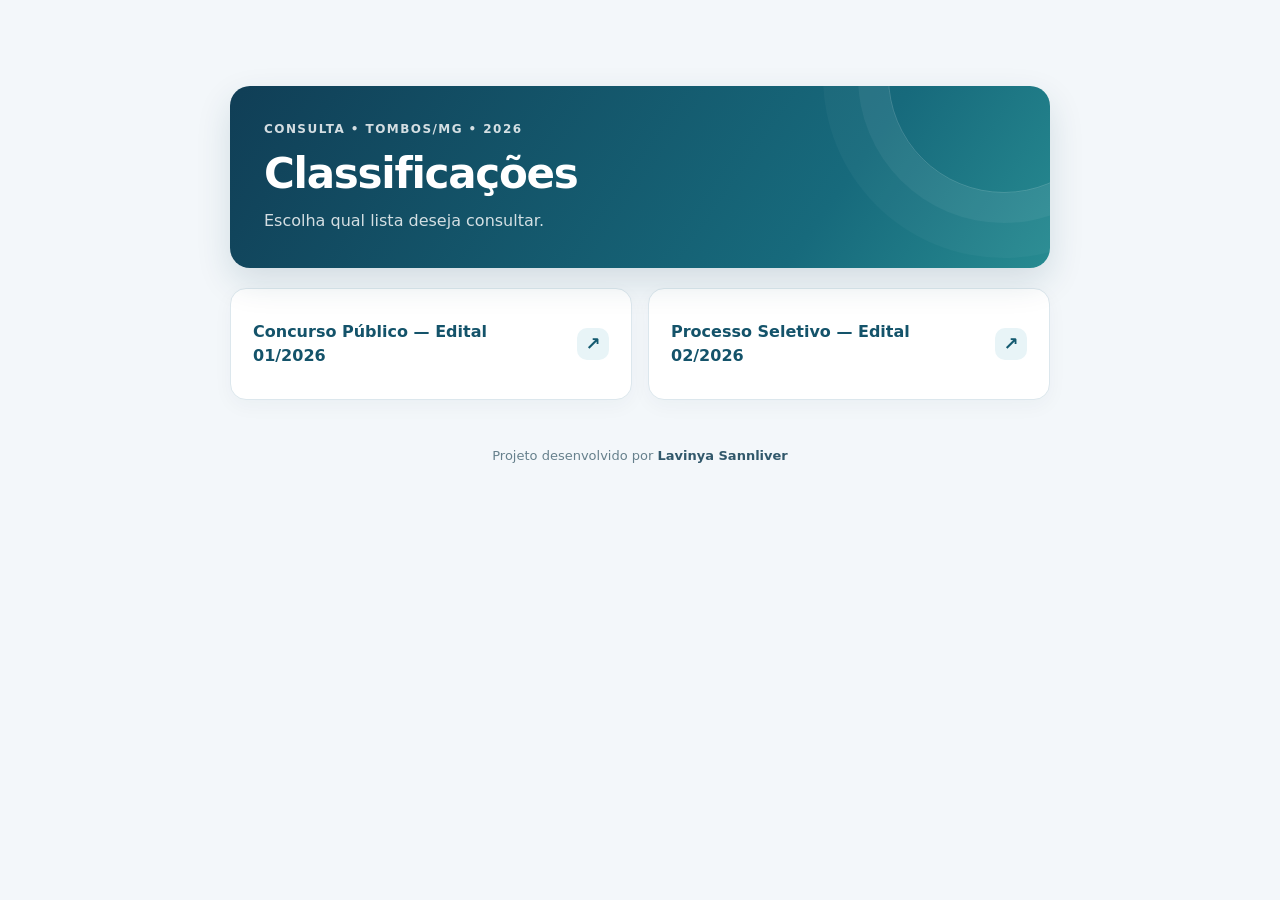
<file: index.html>
<!DOCTYPE html>
<html lang="pt-BR">
<head>
  <meta charset="UTF-8">
  <meta name="viewport" content="width=device-width, initial-scale=1.0">
  <meta name="description" content="Portal de consulta de classificações dos processos de Tombos/MG.">
  <title>Classificações — Tombos/MG</title>
  <style>
    :root { --ink:#183247; --muted:#617889; --line:#dce7ed; --page:#f3f7fa; --brand:#145a70; }
    * { box-sizing: border-box; }
    body { margin:0; min-height:100vh; padding:32px 16px; background:var(--page); color:var(--ink); font-family:Inter,"Segoe UI",system-ui,sans-serif; }
    main { max-width:820px; margin:6vh auto 0; }
    header { position:relative; overflow:hidden; padding:34px; border-radius:20px; color:white; background:linear-gradient(125deg,#103e56 0%,#176a7c 72%,#278b91 100%); box-shadow:0 14px 35px rgb(16 62 86 / 14%); }
    header::after { content:""; position:absolute; width:230px; height:230px; right:-70px; top:-125px; border:1px solid rgb(255 255 255 / 18%); border-radius:50%; box-shadow:0 0 0 30px rgb(255 255 255 / 5%),0 0 0 65px rgb(255 255 255 / 3%); }
    header p { margin:0; color:rgb(255 255 255 / 82%); line-height:1.6; }
    header p:first-child { font-size:12px; font-weight:750; letter-spacing:.12em; }
    h1 { position:relative; z-index:1; margin:10px 0; font-size:clamp(29px,5vw,42px); letter-spacing:-.03em; }
    .links { display:grid; grid-template-columns:repeat(auto-fit,minmax(230px,1fr)); gap:16px; margin-top:20px; }
    .links a { display:flex; min-height:112px; align-items:center; justify-content:space-between; gap:16px; padding:22px; border:1px solid var(--line); border-radius:16px; background:#fff; color:#14536a; text-decoration:none; font-weight:750; line-height:1.5; box-shadow:0 6px 20px rgb(23 53 77 / 4%); transition:transform .18s ease,border-color .18s ease,box-shadow .18s ease; }
    .links a::after { content:"↗"; flex:none; display:grid; width:32px; height:32px; place-items:center; border-radius:10px; background:#e8f4f7; color:#145a70; font-size:18px; }
    .links a:hover,.links a:focus-visible { transform:translateY(-2px); border-color:#8dbbc7; box-shadow:0 10px 26px rgb(23 53 77 / 9%); outline:none; }
    footer { margin:30px auto 0; padding:18px 8px; color:#728895; text-align:center; font-size:12px; }
    footer strong { color:#31586b; }
    @media(max-width:520px) { body { padding:18px 12px; } main { margin-top:3vh; } header { padding:25px 22px; border-radius:16px; } .links { grid-template-columns:1fr; } }
  </style>
</head>
<body>
  <main>
    <header>
      <p>CONSULTA • TOMBOS/MG • 2026</p>
      <h1>Classificações</h1>
      <p>Escolha qual lista deseja consultar.</p>
    </header>
    <nav class="links" aria-label="Listas de classificação">
      <a href="concurso/index.html">Concurso Público — Edital 01/2026</a>
      <a href="processo-seletivo/index.html">Processo Seletivo — Edital 02/2026</a>
    </nav>
  </main>
  <footer style="text-align:center;color:#66808c;font-size:13px;padding:18px;">Projeto desenvolvido por <strong>Lavinya Sannliver</strong></footer>
</body>
</html>
</file>
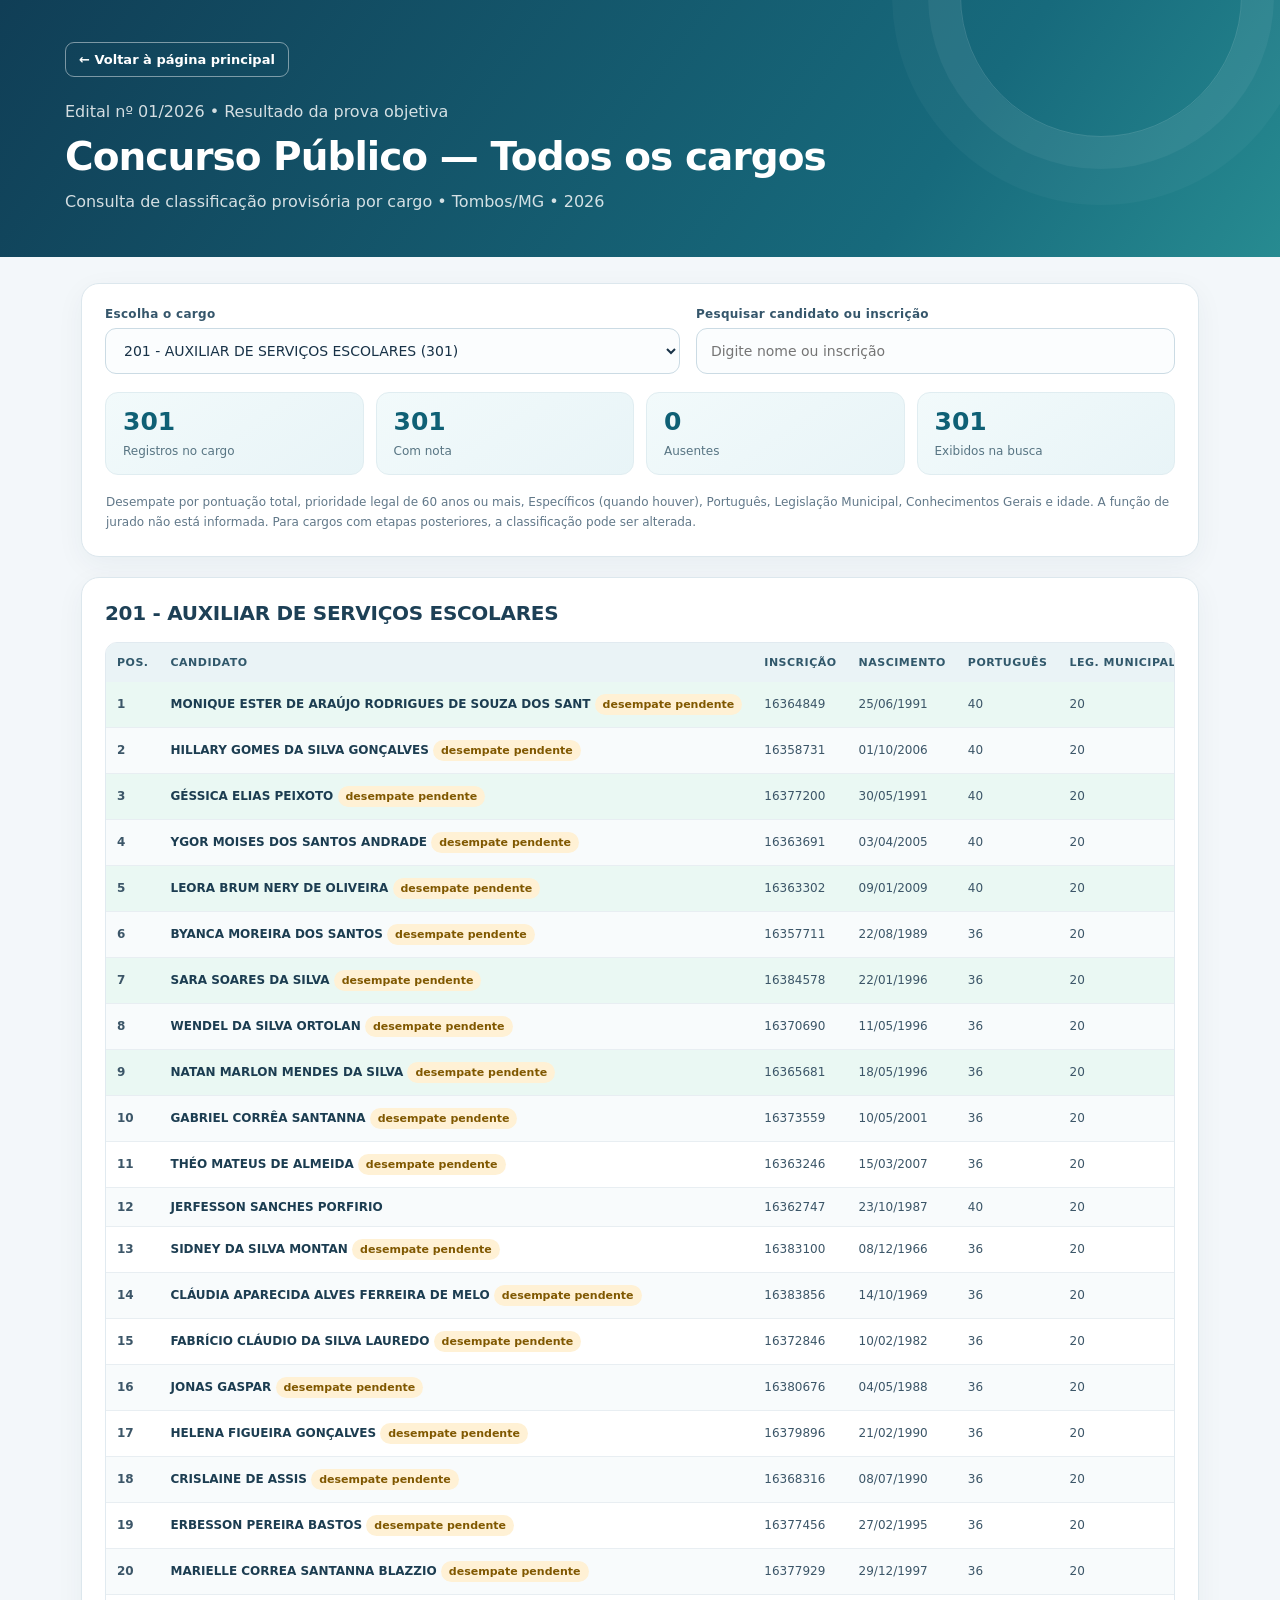
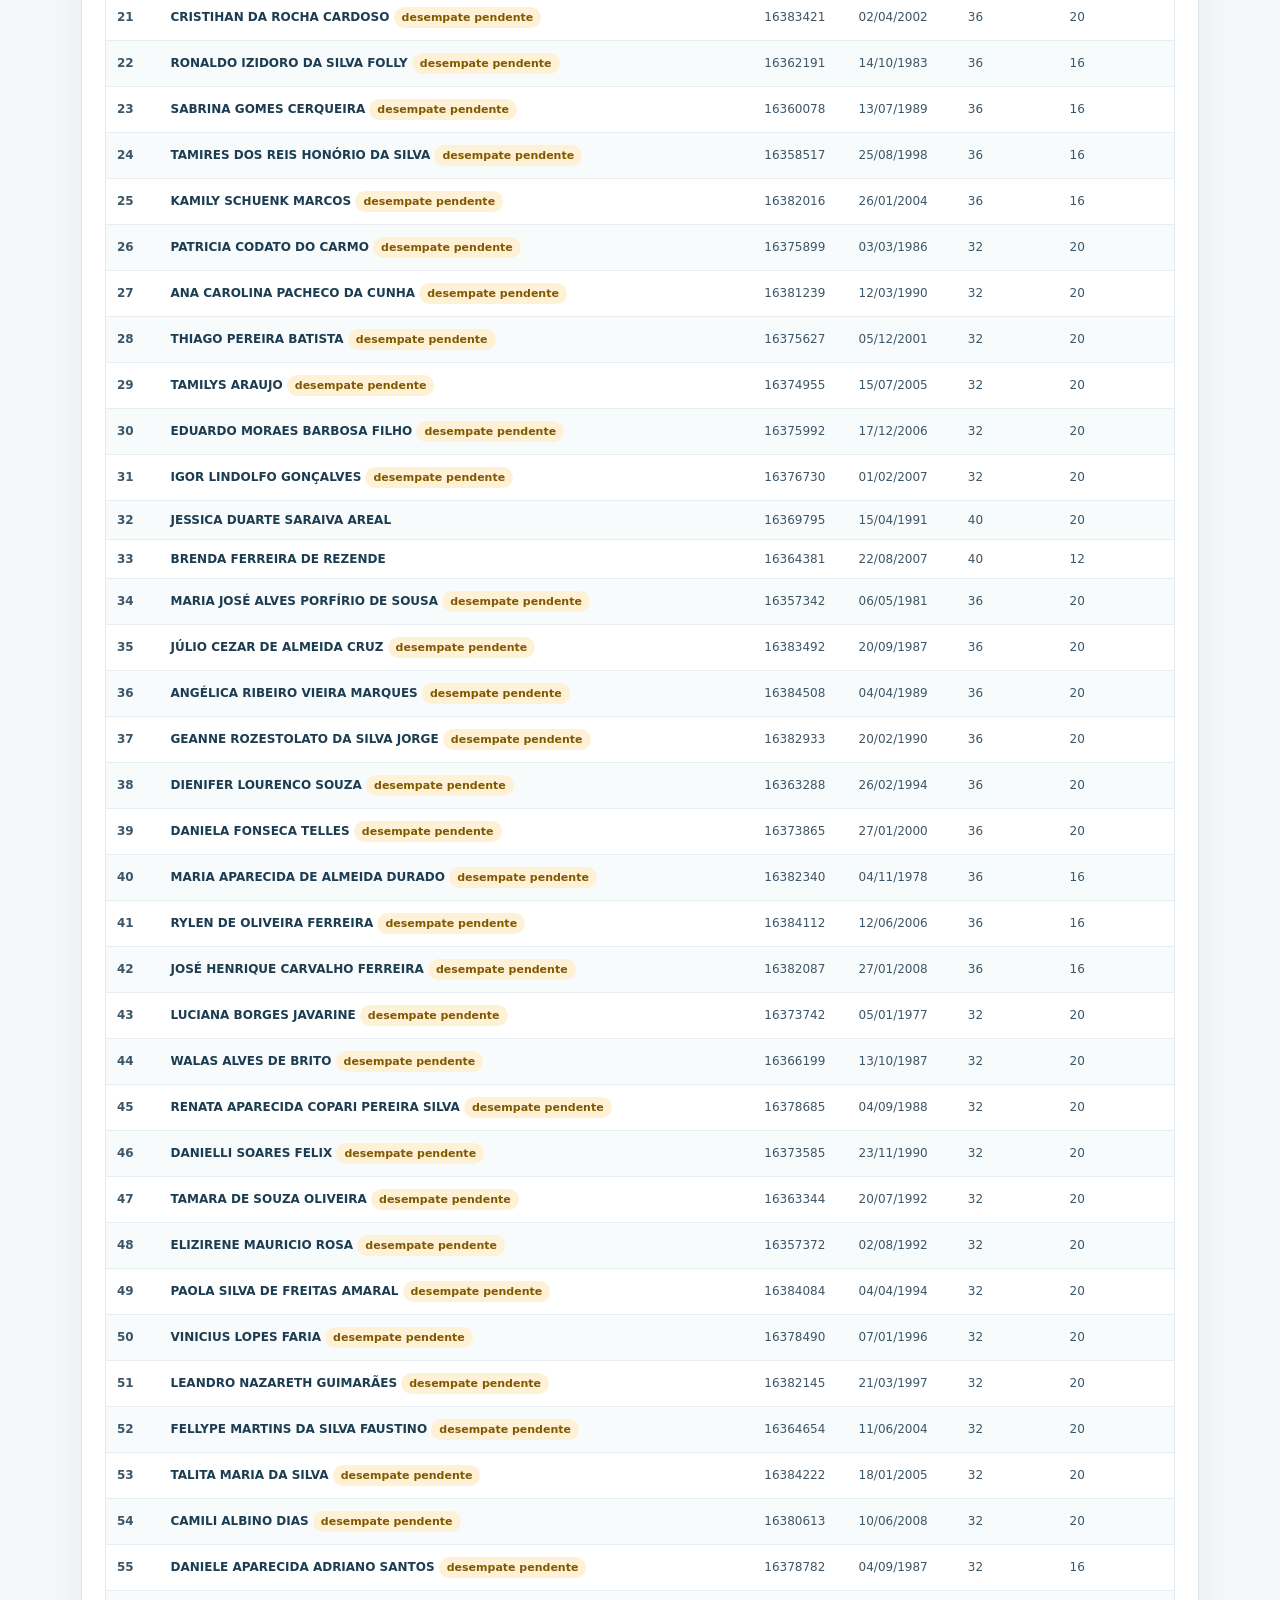
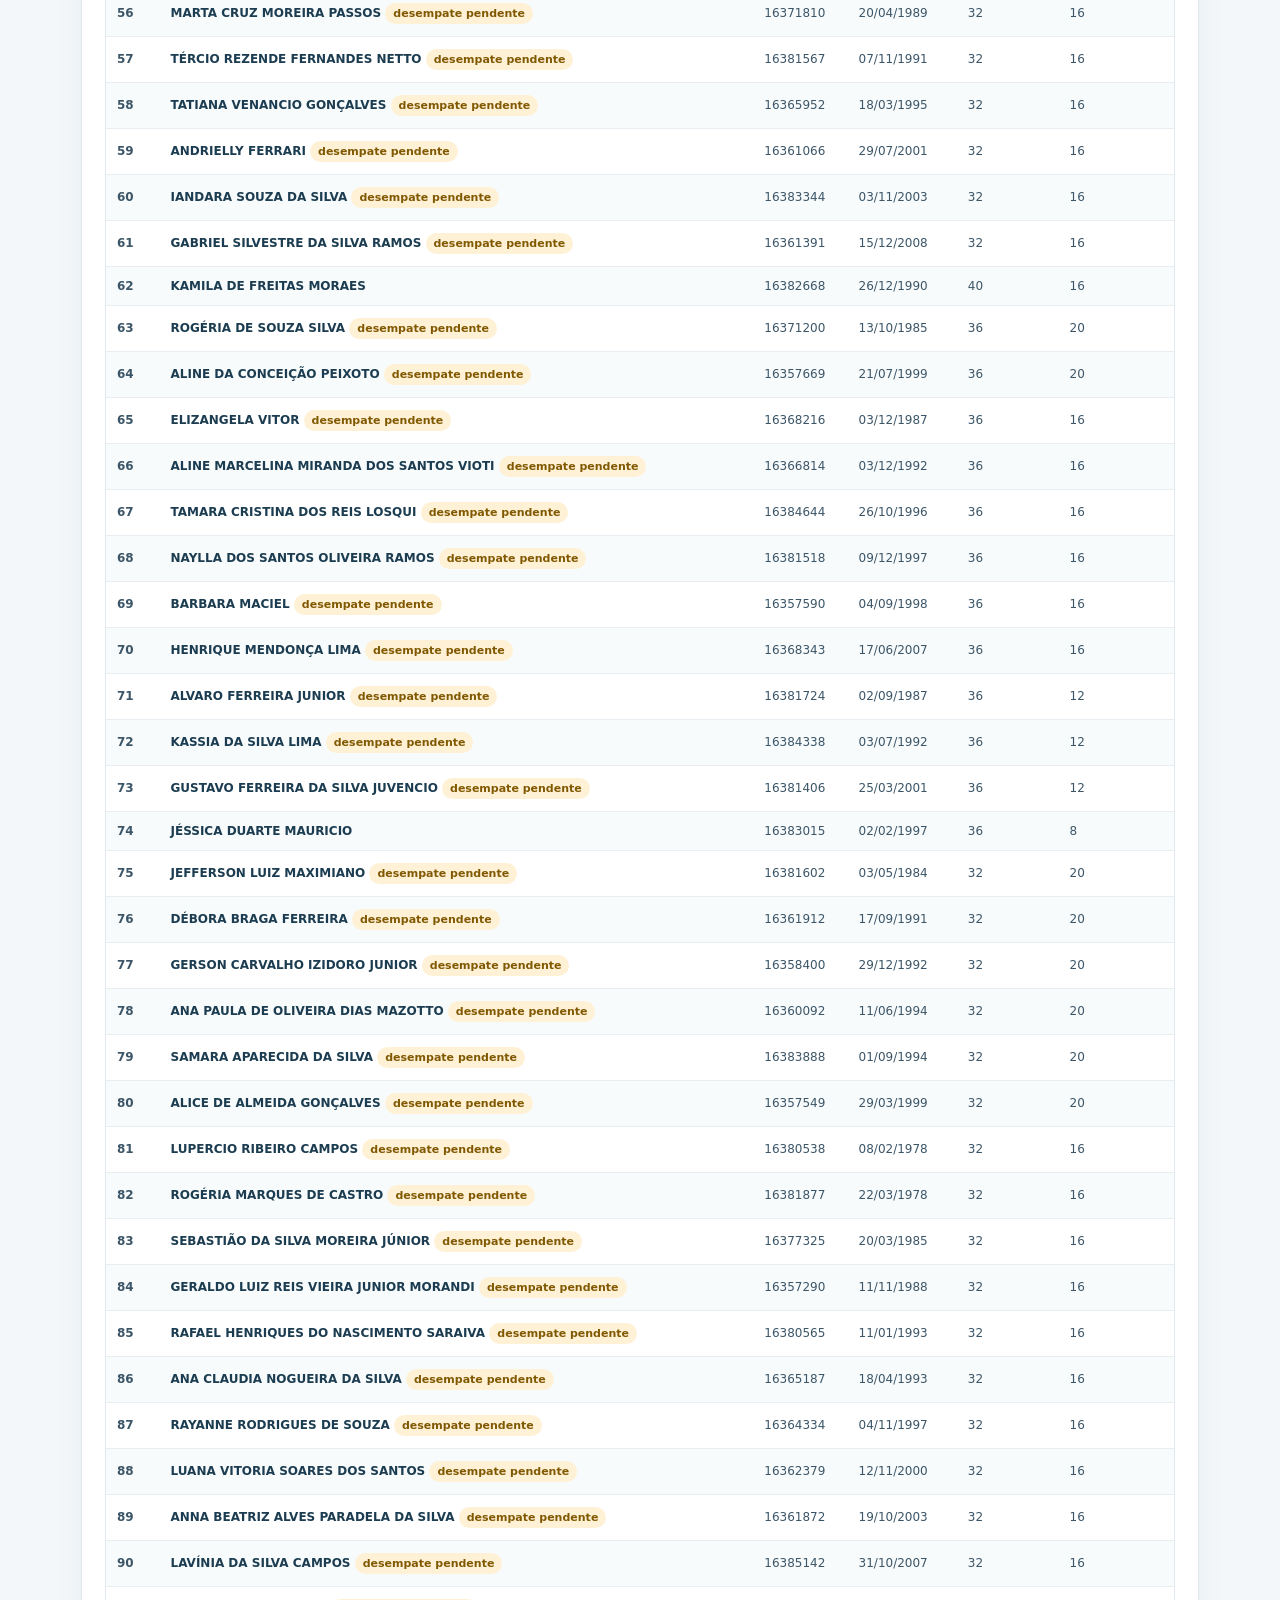
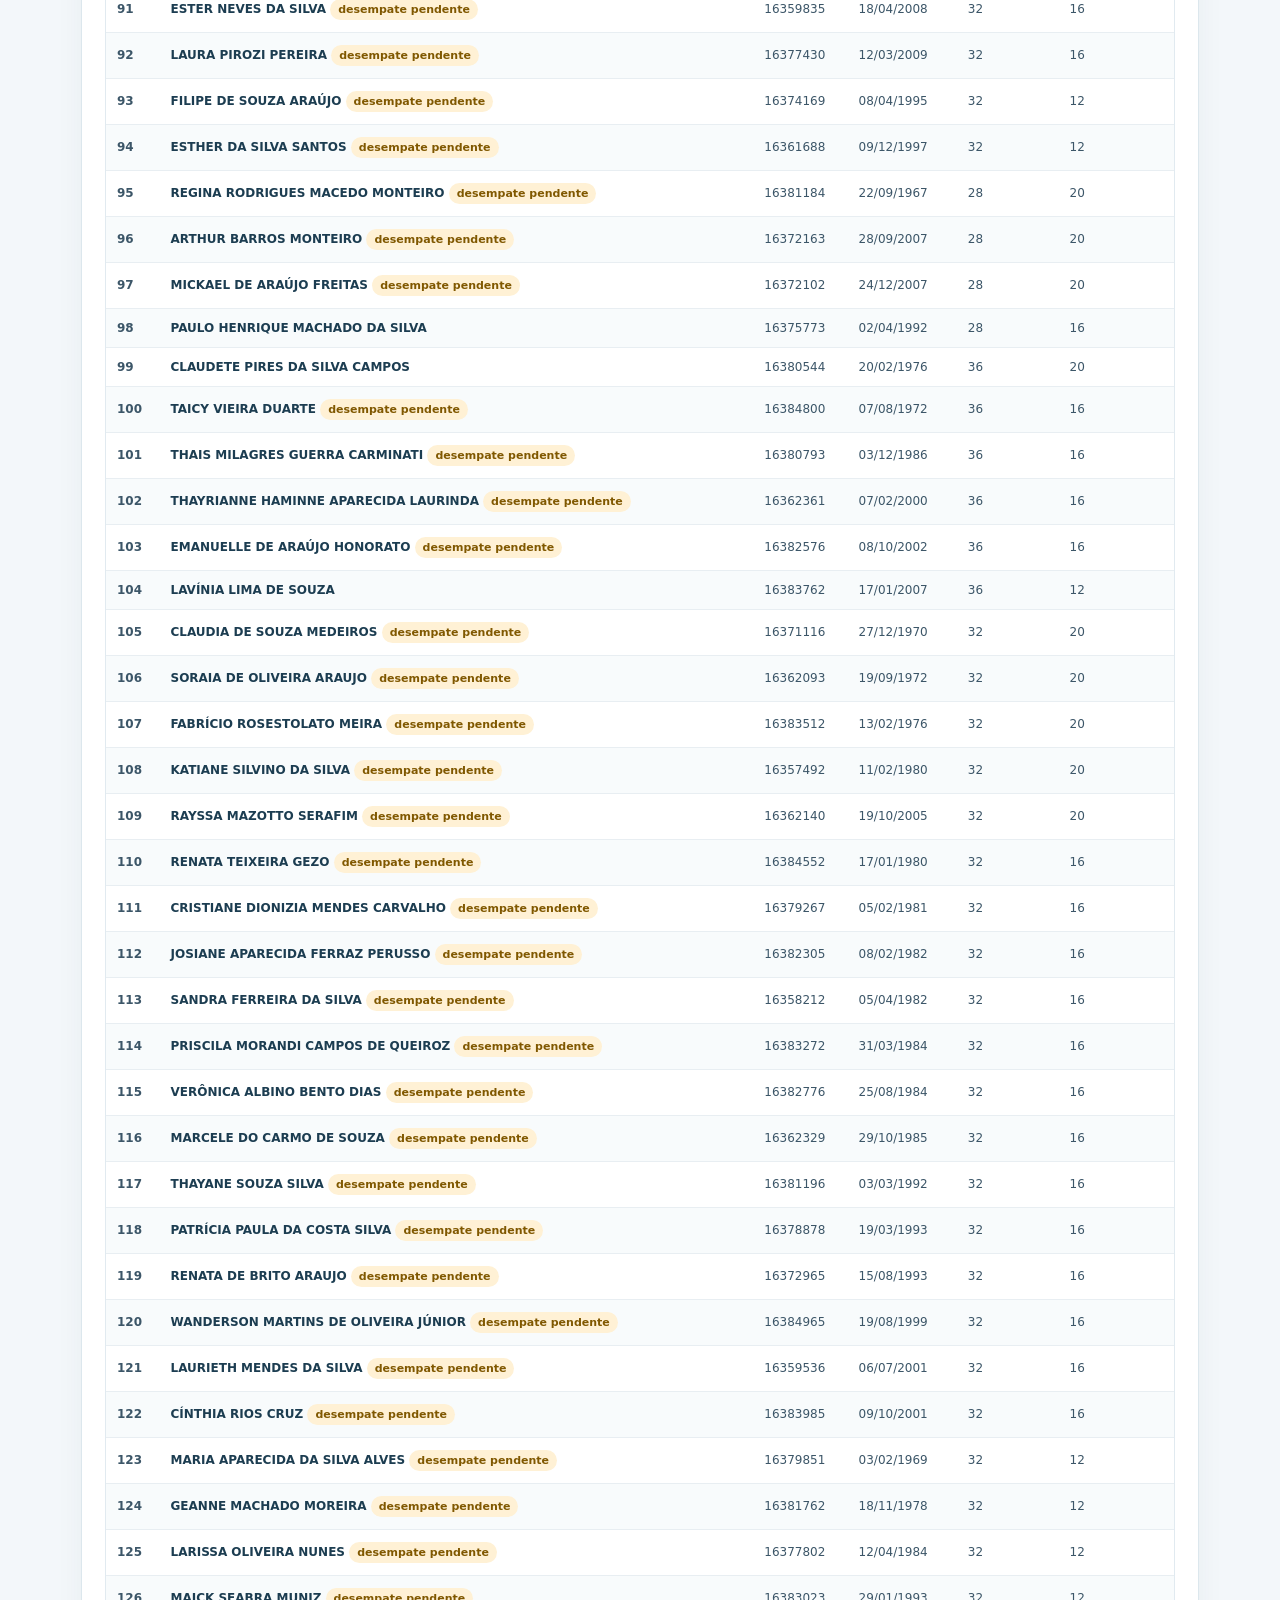
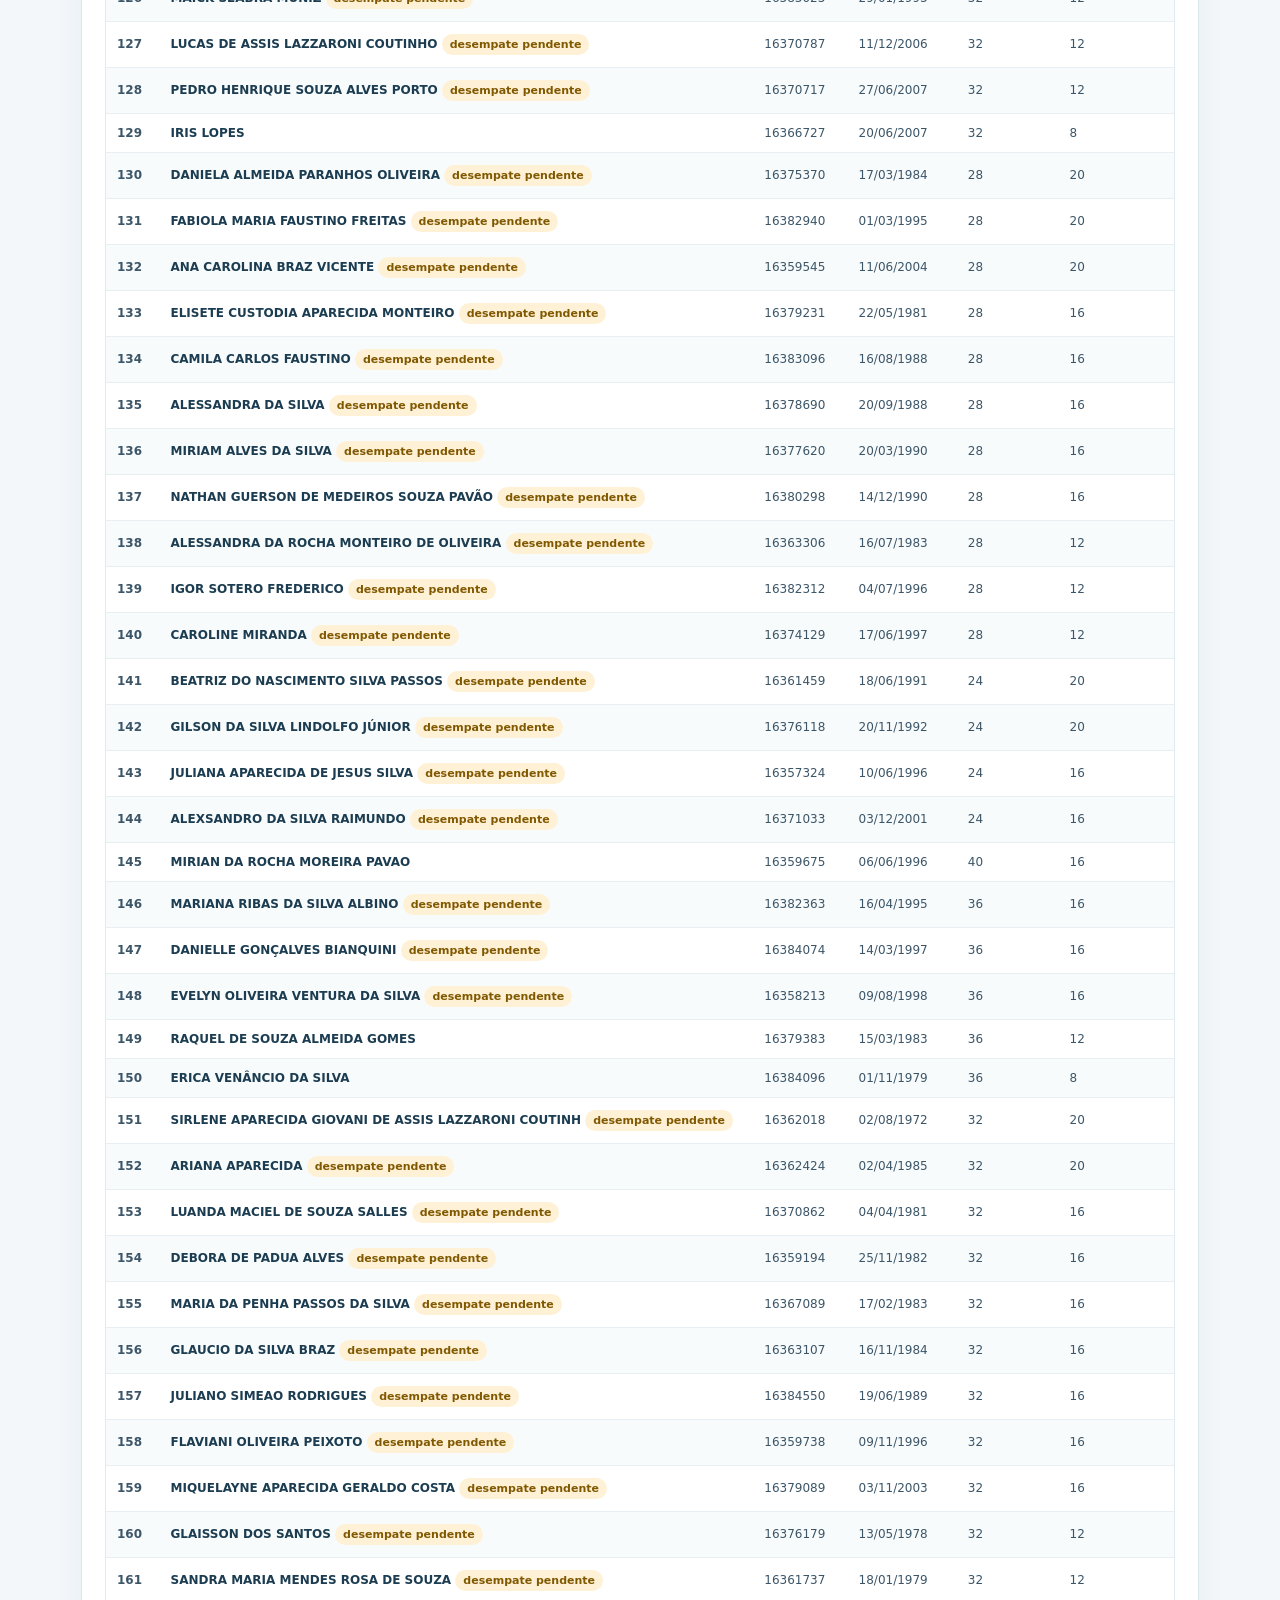
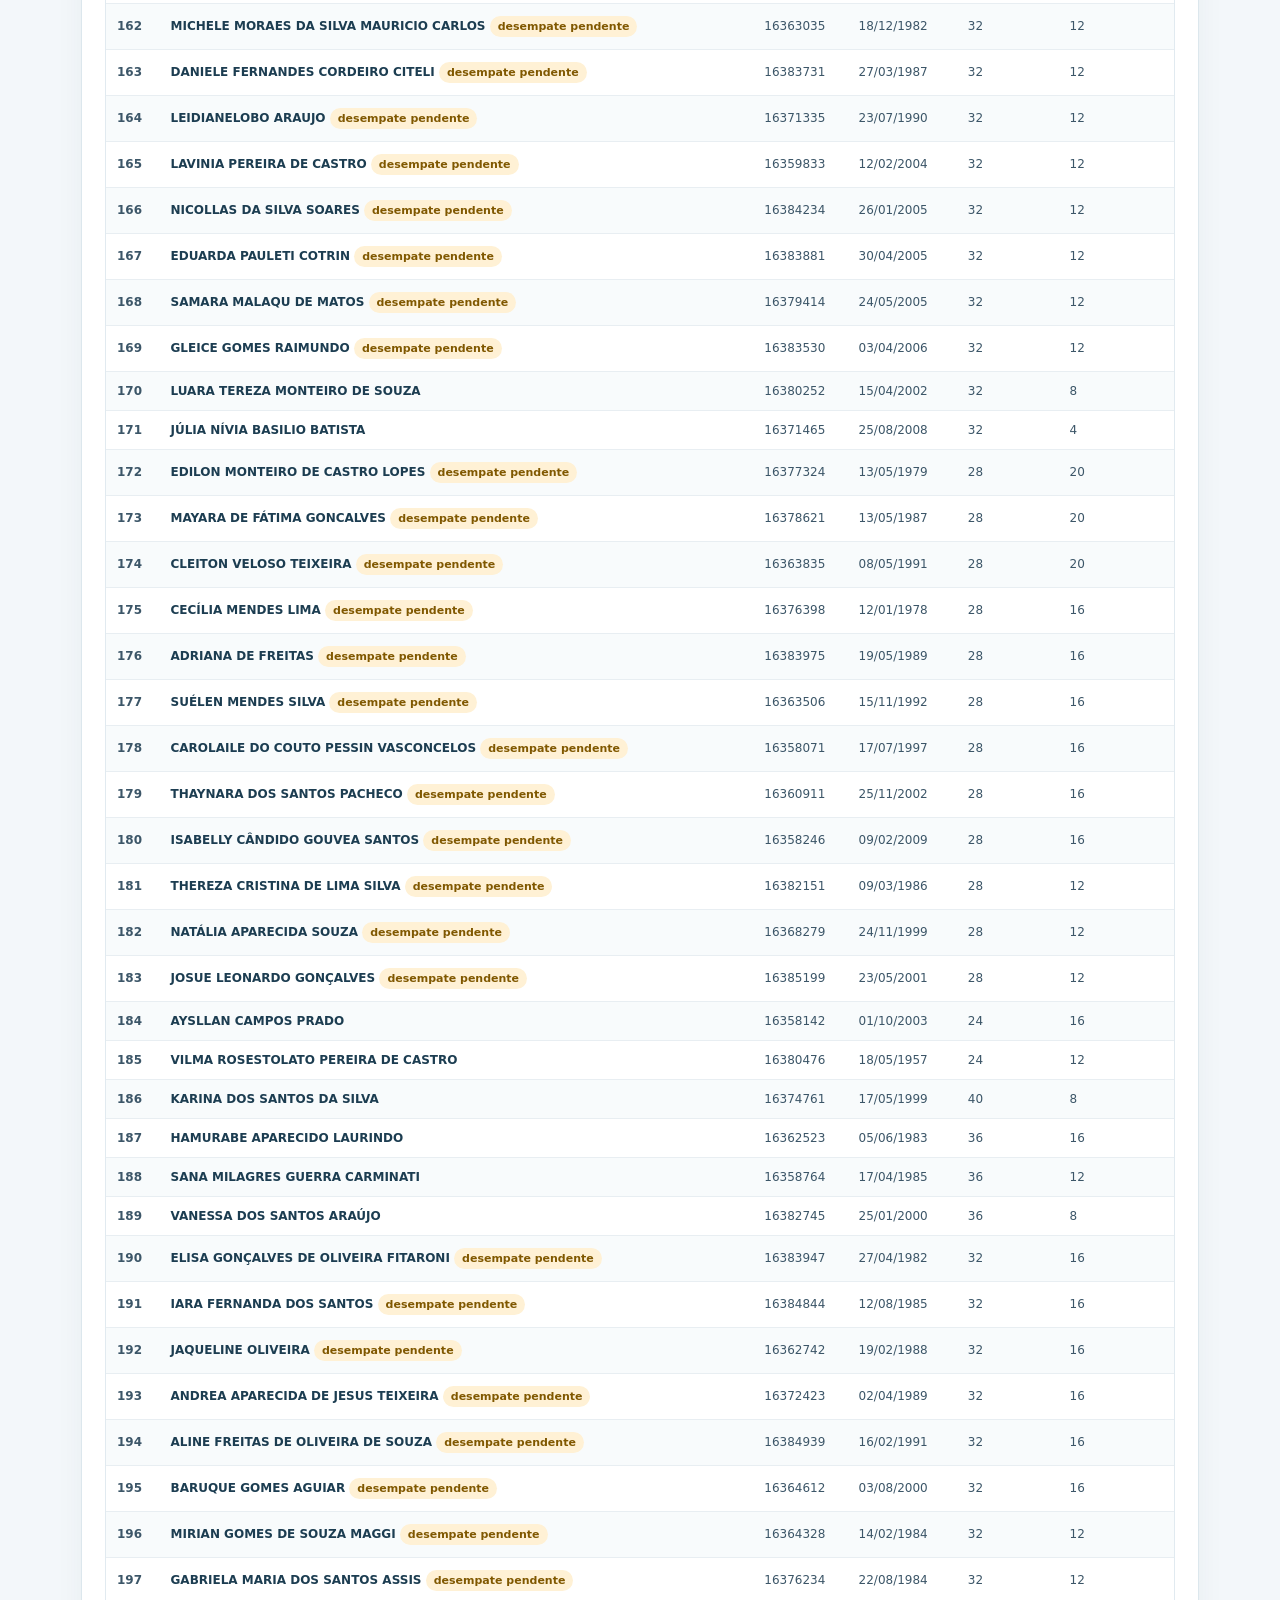
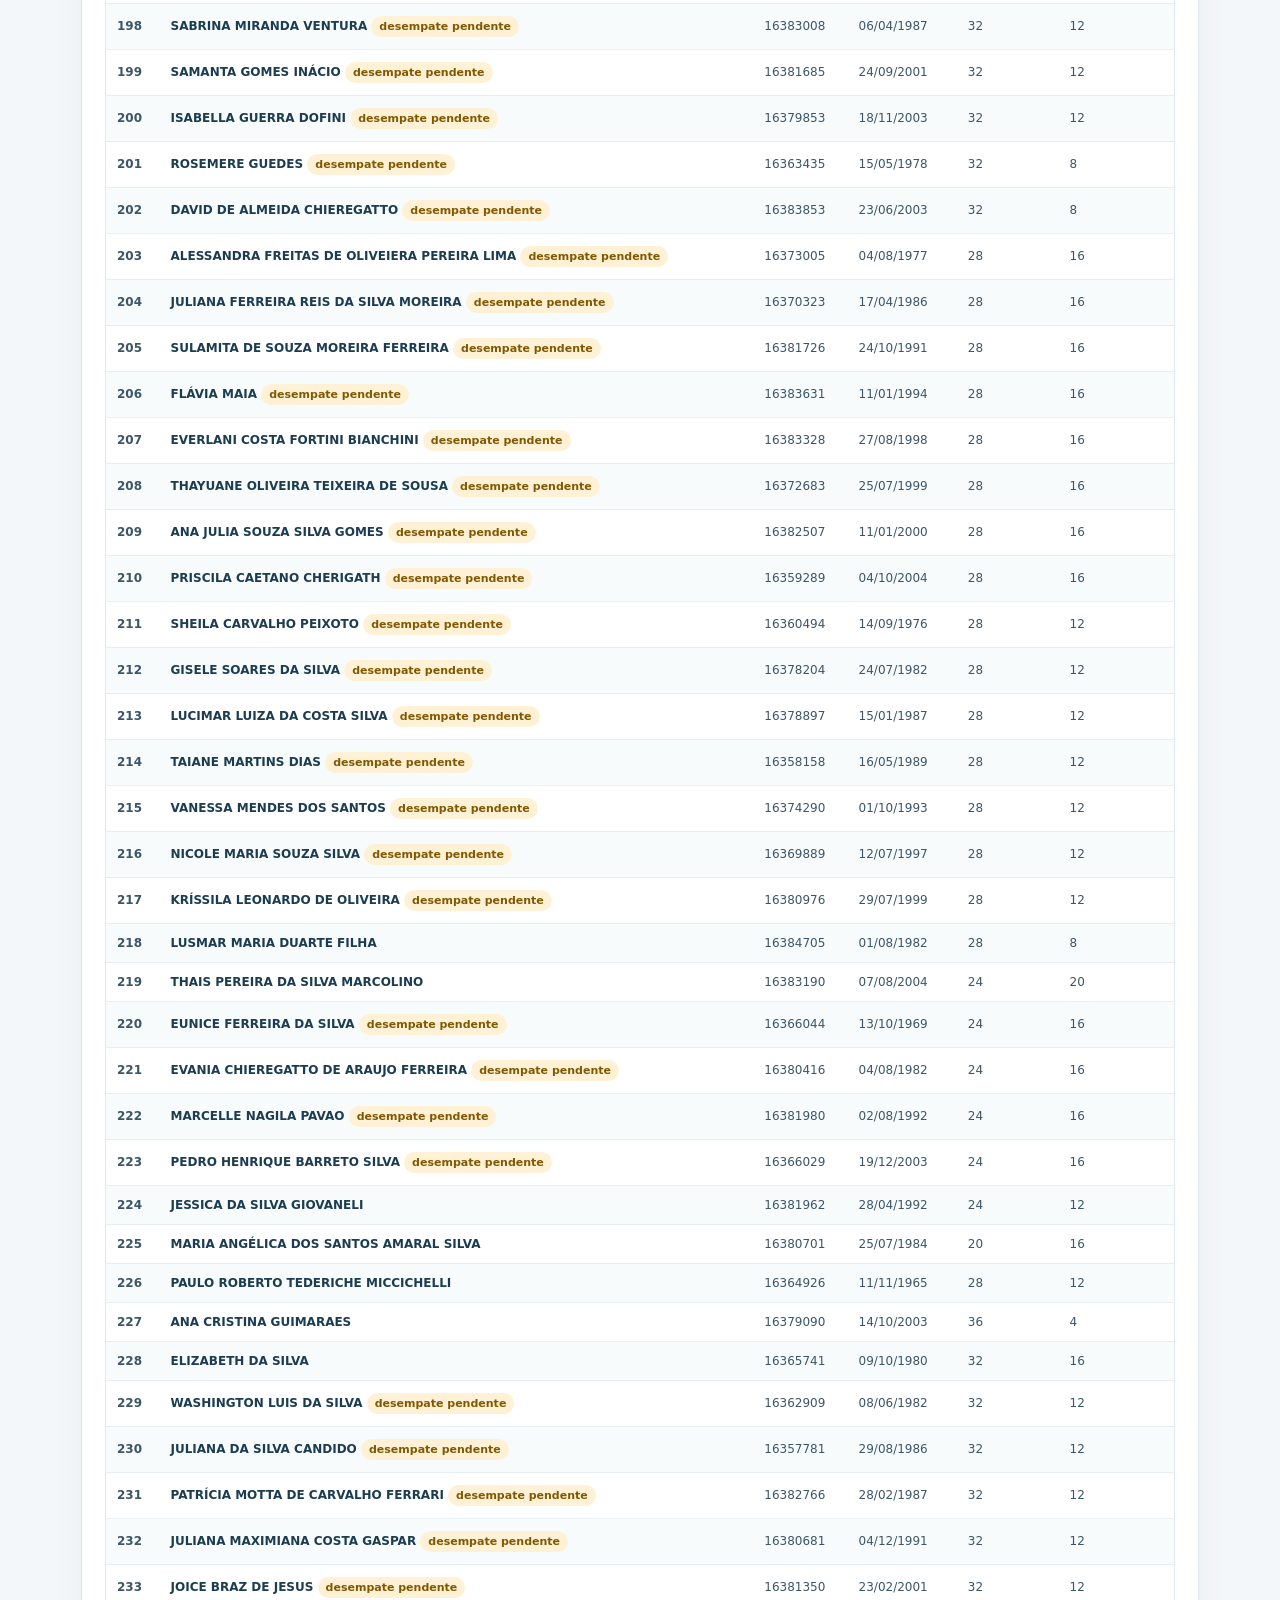
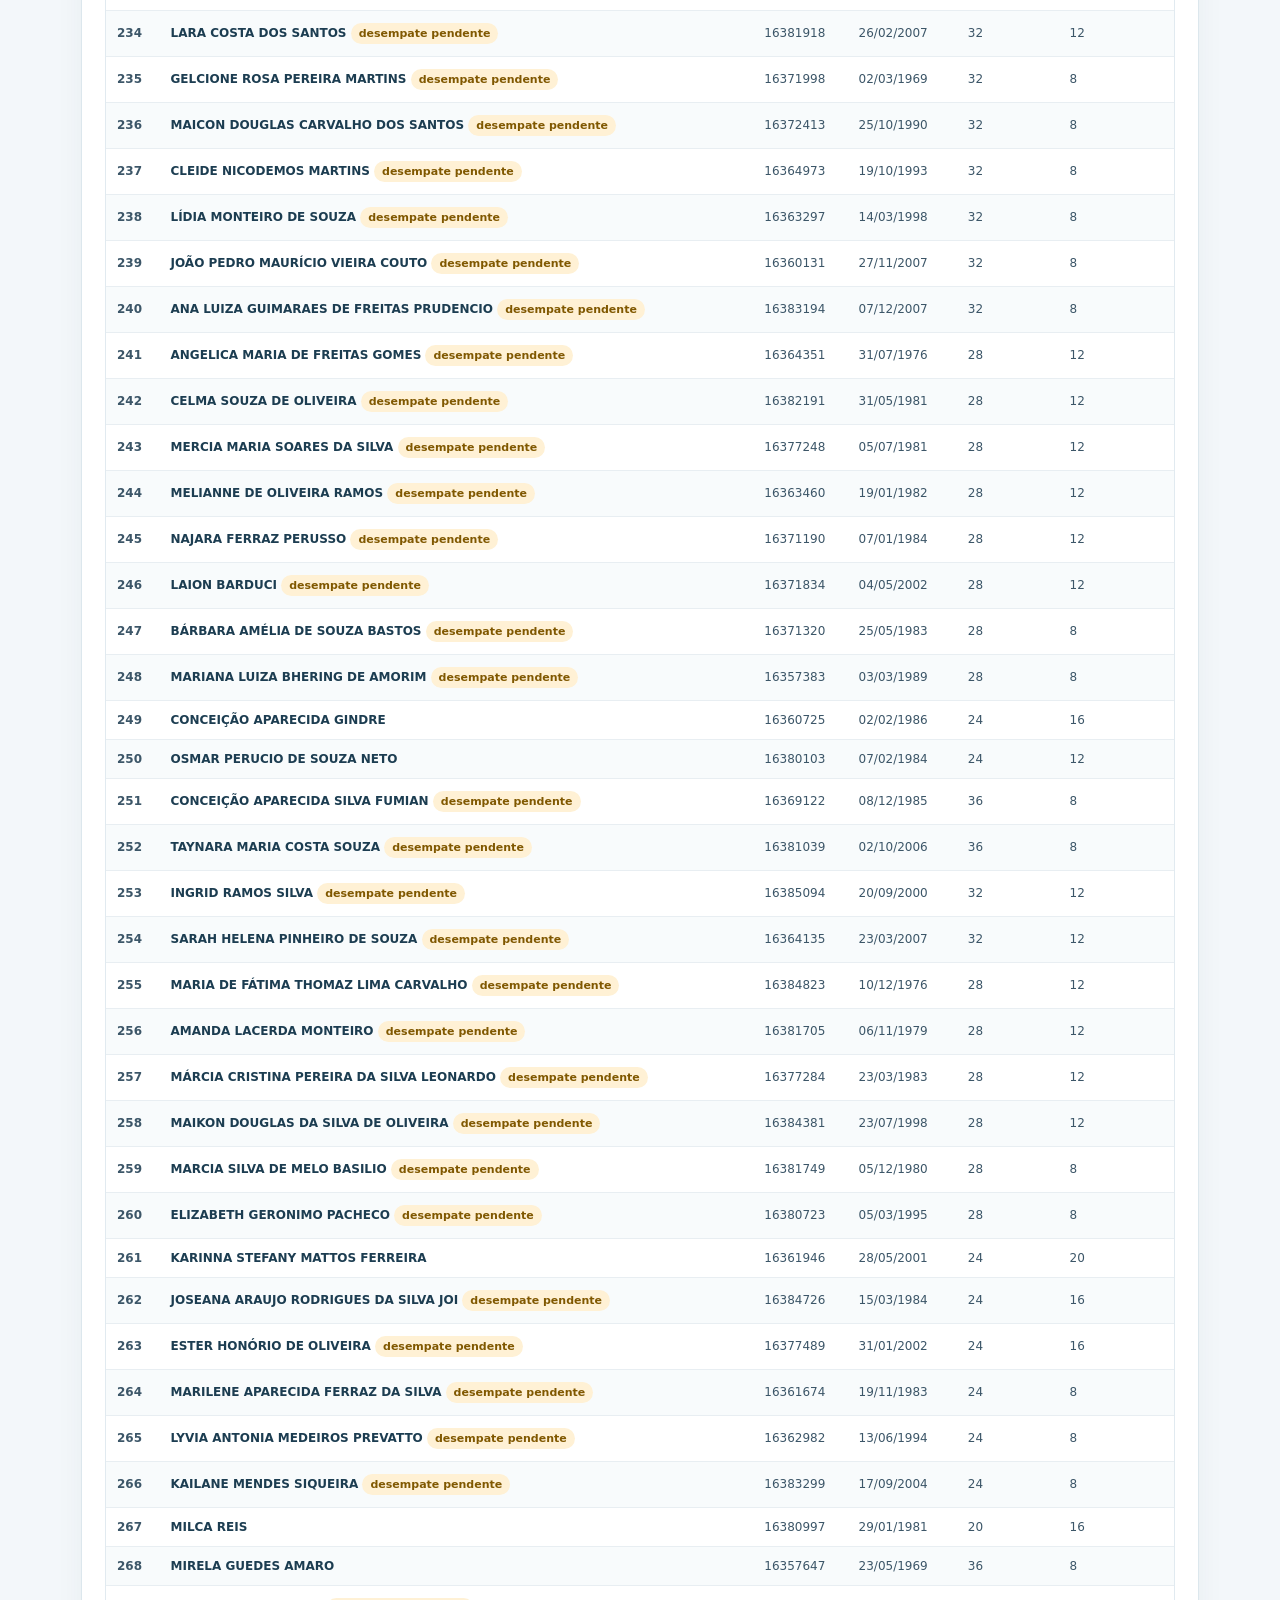
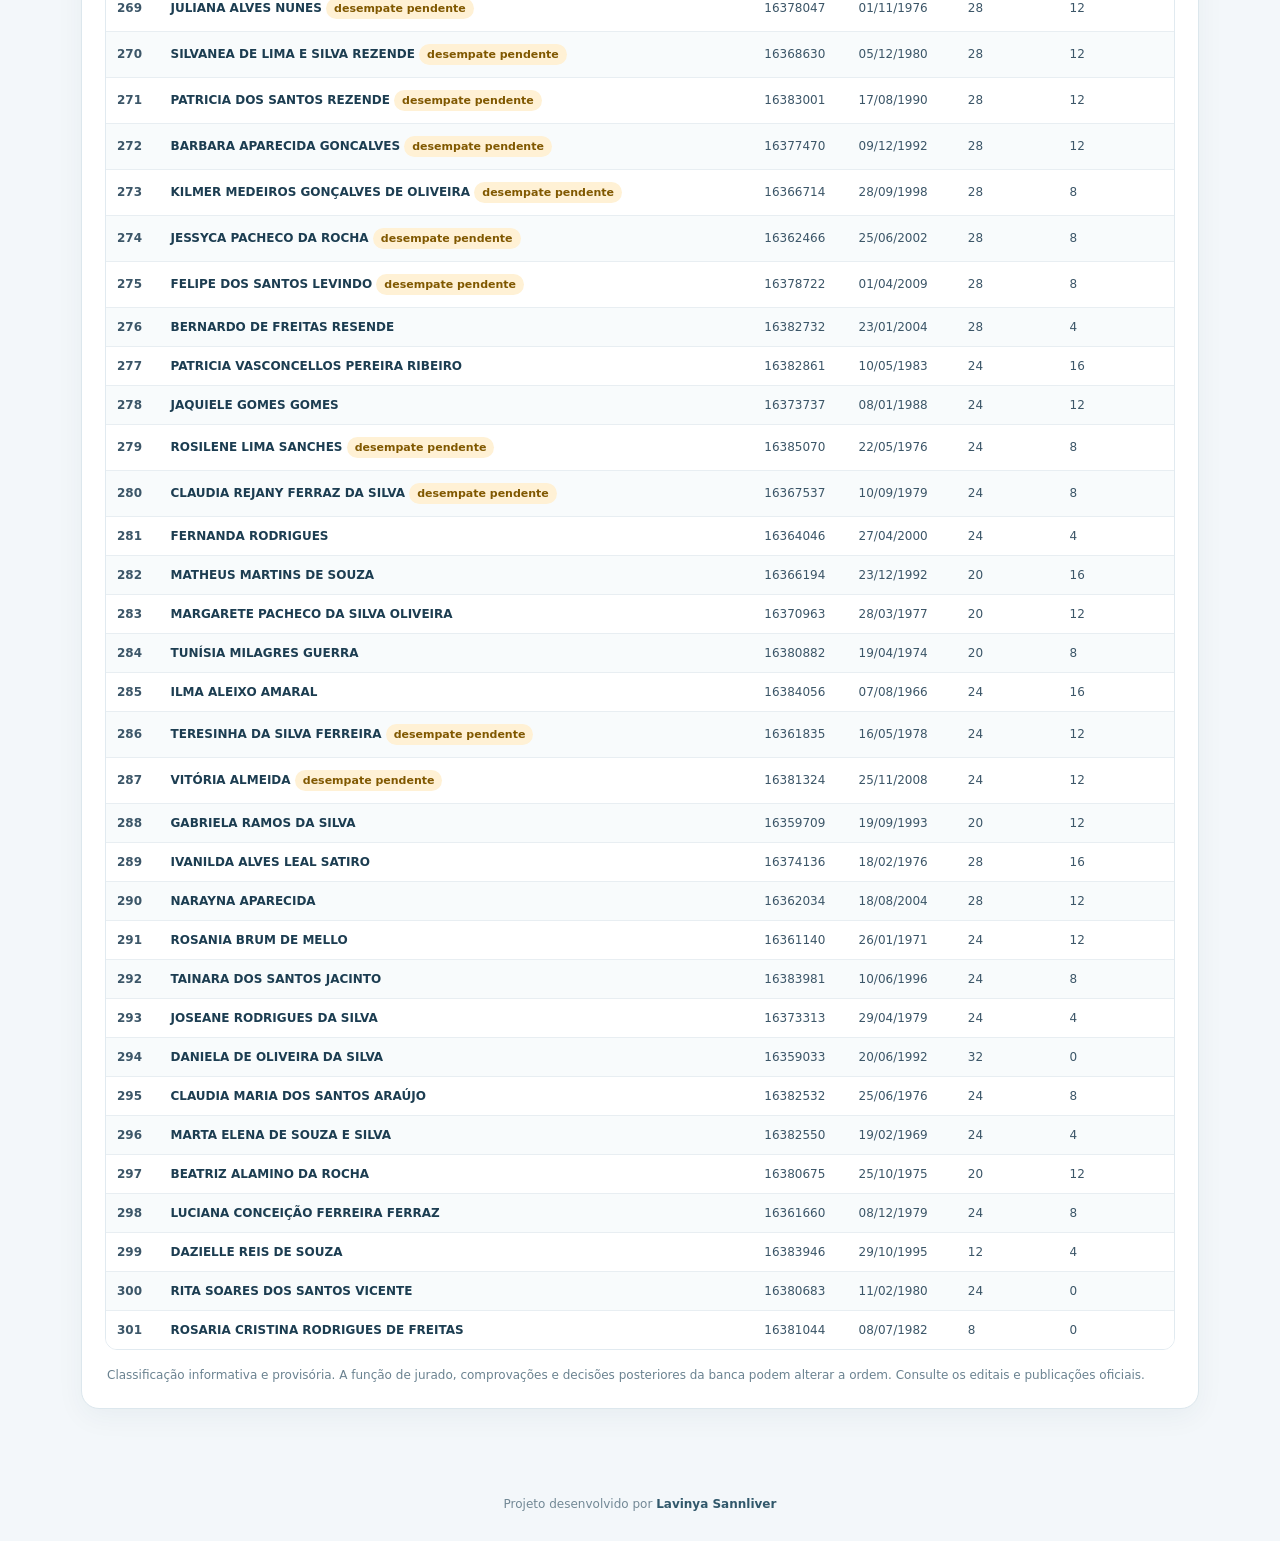
<file: concurso/index.html>
<!DOCTYPE html>
<html lang="pt-BR">
<head>
  <meta charset="UTF-8">
  <meta name="viewport" content="width=device-width, initial-scale=1.0">
  <meta name="description" content="Consulta de classificação provisória dos cargos de Tombos, Minas Gerais.">
  <title>Concurso Público — Todos os cargos</title>
  <link rel="stylesheet" href="style.css">
</head>
<body>
  <header>
    <a class="home-link" href="../index.html">← Voltar à página principal</a>
    <p>Edital nº 01/2026 • Resultado da prova objetiva</p>
    <h1>Concurso Público — Todos os cargos</h1>
    <p>Consulta de classificação provisória por cargo • Tombos/MG • 2026</p>
  </header>

  <main>
    <section class="panel" aria-label="Filtros e resumo">
      <div class="toolbar">
        <div>
          <label for="cargo">Escolha o cargo</label>
          <select id="cargo" aria-label="Escolha o cargo"></select>
        </div>
        <div>
          <label for="q">Pesquisar candidato ou inscrição</label>
          <input id="q" type="search" placeholder="Digite nome ou inscrição" autocomplete="off">
        </div>
      </div>

      <div class="summary" aria-live="polite">
        <div class="stat"><b id="count">—</b><span>Registros no cargo</span></div>
        <div class="stat"><b id="active">—</b><span>Com nota</span></div>
        <div class="stat"><b id="absent">—</b><span>Ausentes</span></div>
        <div class="stat"><b id="shown">—</b><span>Exibidos na busca</span></div>
      </div>
      <p class="hint">Desempate por pontuação total, prioridade legal de 60 anos ou mais, Específicos (quando houver), Português, Legislação Municipal, Conhecimentos Gerais e idade. A função de jurado não está informada. Para cargos com etapas posteriores, a classificação pode ser alterada.</p>
    </section>

    <section class="panel" aria-label="Classificação">
      <h2 id="title">Selecione um cargo</h2>
      <div class="tablewrap">
        <table>
          <thead>
            <tr>
              <th scope="col">Pos.</th>
              <th scope="col">Candidato</th>
              <th scope="col">Inscrição</th>
              <th scope="col">Nascimento</th>
              <th scope="col">Português</th>
              <th scope="col">Leg. municipal</th>
              <th scope="col">Gerais</th>
              <th scope="col">Específicos</th>
              <th scope="col">Total</th>
            </tr>
          </thead>
          <tbody id="tbody"><tr><td colspan="9">Carregando dados...</td></tr></tbody>
        </table>
      </div>
      <p class="footer">Classificação informativa e provisória. A função de jurado, comprovações e decisões posteriores da banca podem alterar a ordem. Consulte os editais e publicações oficiais.</p>
    </section>
  </main>

  <footer class="project-credit">
    <p>Projeto desenvolvido por <strong>Lavinya Sannliver</strong></p>
  </footer>

  <script src="script.js" defer></script>
</body>
</html>
</file>
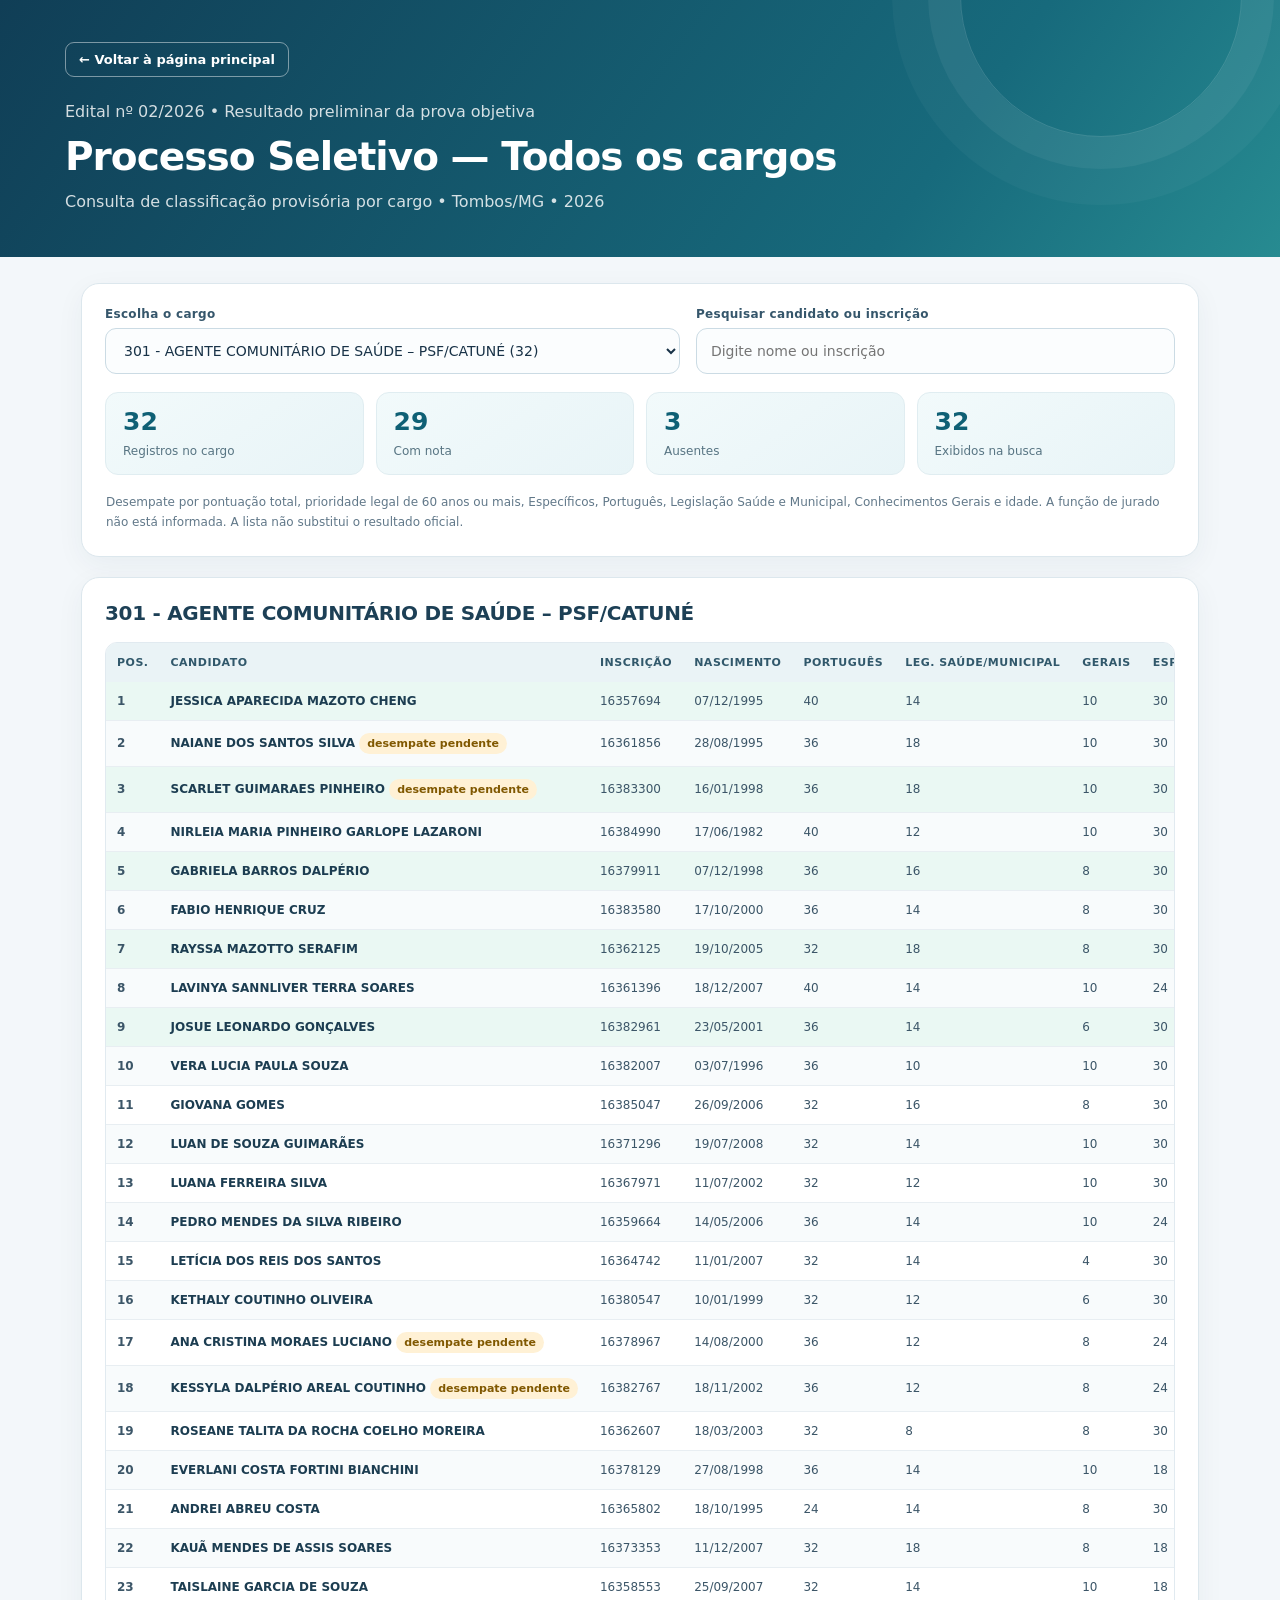
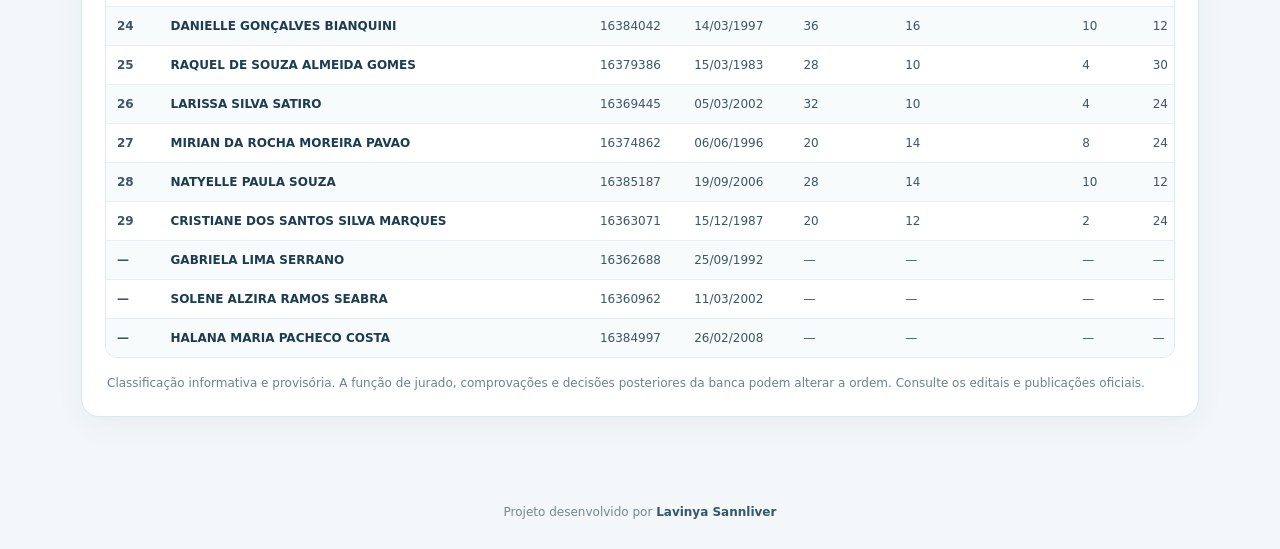
<file: processo-seletivo/index.html>
<!DOCTYPE html>
<html lang="pt-BR">
<head>
  <meta charset="UTF-8">
  <meta name="viewport" content="width=device-width, initial-scale=1.0">
  <meta name="description" content="Consulta de classificação provisória dos cargos de Tombos, Minas Gerais.">
  <title>Processo Seletivo — Todos os cargos</title>
  <link rel="stylesheet" href="style.css">
</head>
<body>
  <header>
    <a class="home-link" href="../index.html">← Voltar à página principal</a>
    <p>Edital nº 02/2026 • Resultado preliminar da prova objetiva</p>
    <h1>Processo Seletivo — Todos os cargos</h1>
    <p>Consulta de classificação provisória por cargo • Tombos/MG • 2026</p>
  </header>

  <main>
    <section class="panel" aria-label="Filtros e resumo">
      <div class="toolbar">
        <div>
          <label for="cargo">Escolha o cargo</label>
          <select id="cargo" aria-label="Escolha o cargo"></select>
        </div>
        <div>
          <label for="q">Pesquisar candidato ou inscrição</label>
          <input id="q" type="search" placeholder="Digite nome ou inscrição" autocomplete="off">
        </div>
      </div>

      <div class="summary" aria-live="polite">
        <div class="stat"><b id="count">—</b><span>Registros no cargo</span></div>
        <div class="stat"><b id="active">—</b><span>Com nota</span></div>
        <div class="stat"><b id="absent">—</b><span>Ausentes</span></div>
        <div class="stat"><b id="shown">—</b><span>Exibidos na busca</span></div>
      </div>
      <p class="hint">Desempate por pontuação total, prioridade legal de 60 anos ou mais, Específicos, Português, Legislação Saúde e Municipal, Conhecimentos Gerais e idade. A função de jurado não está informada. A lista não substitui o resultado oficial.</p>
    </section>

    <section class="panel" aria-label="Classificação">
      <h2 id="title">Selecione um cargo</h2>
      <div class="tablewrap">
        <table>
          <thead>
            <tr>
              <th scope="col">Pos.</th>
              <th scope="col">Candidato</th>
              <th scope="col">Inscrição</th>
              <th scope="col">Nascimento</th>
              <th scope="col">Português</th>
              <th scope="col">Leg. saúde/municipal</th>
              <th scope="col">Gerais</th>
              <th scope="col">Específicos</th>
              <th scope="col">Total</th>
            </tr>
          </thead>
          <tbody id="tbody"><tr><td colspan="9">Carregando dados...</td></tr></tbody>
        </table>
      </div>
      <p class="footer">Classificação informativa e provisória. A função de jurado, comprovações e decisões posteriores da banca podem alterar a ordem. Consulte os editais e publicações oficiais.</p>
    </section>
  </main>

  <footer class="project-credit">
    <p>Projeto desenvolvido por <strong>Lavinya Sannliver</strong></p>
  </footer>

  <script src="script.js" defer></script>
</body>
</html>
</file>
<file: concurso/style.css>
:root {
  color-scheme: light;
  --ink: #183247;
  --muted: #617889;
  --brand: #145a70;
  --brand-dark: #103e56;
  --brand-light: #e8f4f7;
  --line: #dce7ed;
  --surface: #ffffff;
  --page: #f3f7fa;
  font-family: Inter, "Segoe UI", system-ui, -apple-system, sans-serif;
  color: var(--ink);
  background: var(--page);
}

* { box-sizing: border-box; }
body { margin: 0; min-height: 100vh; }

header {
  position: relative;
  overflow: hidden;
  color: #fff;
  padding: 42px max(20px, calc((100vw - 1150px) / 2));
  background: linear-gradient(125deg, var(--brand-dark) 0%, #176a7c 72%, #278b91 100%);
}
.home-link {
  position: relative;
  z-index: 1;
  display: inline-block;
  margin-bottom: 22px;
  padding: 9px 13px;
  border: 1px solid rgb(255 255 255 / 45%);
  border-radius: 9px;
  color: #fff;
  font-size: 13px;
  font-weight: 700;
  text-decoration: none;
  transition: background .18s ease, border-color .18s ease;
}
.home-link:hover, .home-link:focus-visible {
  border-color: #fff;
  background: rgb(255 255 255 / 13%);
}
.home-link:focus-visible { outline: 2px solid #fff; outline-offset: 3px; }
header::after {
  content: "";
  position: absolute;
  width: 280px;
  height: 280px;
  right: max(3%, calc((100vw - 1300px) / 2));
  top: -145px;
  border: 1px solid rgb(255 255 255 / 15%);
  border-radius: 50%;
  box-shadow: 0 0 0 32px rgb(255 255 255 / 5%), 0 0 0 68px rgb(255 255 255 / 3%);
  pointer-events: none;
}
header p { margin: 0; color: rgb(255 255 255 / 82%); line-height: 1.6; }
header p:first-child { font-size: 12px; font-weight: 750; letter-spacing: .12em; text-transform: uppercase; }
header h1 { position: relative; z-index: 1; margin: 10px 0; font-size: clamp(25px, 4vw, 39px); line-height: 1.15; letter-spacing: -.025em; }

main { max-width: 1150px; margin: 0 auto; padding: 26px 16px 48px; }
.panel {
  margin-bottom: 20px;
  padding: 23px;
  border: 1px solid var(--line);
  border-radius: 18px;
  background: var(--surface);
  box-shadow: 0 8px 28px rgb(23 53 77 / 5%);
}
.toolbar { display: grid; grid-template-columns: 1.2fr 1fr; gap: 16px; }
.toolbar label { display: block; margin-bottom: 7px; color: #35566b; font-size: 12px; font-weight: 750; letter-spacing: .025em; }
select, input {
  width: 100%; min-height: 46px; padding: 12px 14px;
  border: 1px solid #cbdbe4; border-radius: 11px;
  background: #fbfdfe; color: var(--ink); font: inherit; font-size: 14px;
  transition: border-color .18s ease, box-shadow .18s ease, background .18s ease;
}
select:focus, input:focus { outline: none; border-color: #278397; background: #fff; box-shadow: 0 0 0 3px rgb(39 131 151 / 13%); }
.summary { display: grid; grid-template-columns: repeat(4, minmax(0, 1fr)); gap: 12px; margin-top: 18px; }
.stat { padding: 15px 17px; border: 1px solid #e0edf1; border-radius: 13px; background: linear-gradient(145deg, #f2fafb, #e8f4f7); }
.stat b { display: block; margin-bottom: 3px; color: #0f6075; font-size: 25px; line-height: 1.15; font-variant-numeric: tabular-nums; }
.stat span { color: #587583; font-size: 12px; }
.hint { margin: 17px 1px 0; color: var(--muted); font-size: 12px; line-height: 1.7; }

h2 { margin: 0 0 17px; color: #1d4056; font-size: 20px; letter-spacing: -.015em; }
.tablewrap { overflow: auto; border: 1px solid #e1eaf0; border-radius: 12px; }
table { width: 100%; min-width: 820px; border-collapse: separate; border-spacing: 0; }
th { position: sticky; top: 0; z-index: 1; padding: 13px 11px; background: #eaf3f6; color: #31586b; text-align: left; font-size: 11px; font-weight: 800; letter-spacing: .045em; text-transform: uppercase; white-space: nowrap; }
td { padding: 12px 11px; border-bottom: 1px solid #e8eef2; background: #fff; color: #3c5668; font-size: 12px; white-space: nowrap; }
tbody tr:last-child td { border-bottom: 0; }
tbody tr:nth-child(even) td { background: #f8fbfc; }
tbody tr:hover td { background: #edf7f8; }
tr.top td { background: #eaf8f3; }
td.name { color: #1c3d51; font-weight: 700; }
td.score { color: #12687b; font-weight: 850; font-variant-numeric: tabular-nums; }
small { color: #637c89; }
.tag { display: inline-block; padding: 4px 8px; border-radius: 30px; background: #fff1d5; color: #805800; font-size: 11px; font-weight: 700; }
.abs { color: #9e4242; }
.footer { margin: 16px 2px 0; color: #6a8290; font-size: 12px; line-height: 1.65; }
.project-credit { max-width: 1180px; margin: 0 auto; padding: 20px 16px 30px; color: #728895; text-align: center; font-size: 12px; }
.project-credit p { margin: 0; }
.project-credit strong { color: #31586b; font-weight: 750; }
.printonly { display: none; }

@media (max-width: 720px) {
  header { padding: 30px 19px; }
  header::after { right: -120px; }
  main { padding: 18px 12px 35px; }
  .panel { padding: 16px; border-radius: 15px; }
  .toolbar { grid-template-columns: 1fr; gap: 13px; }
  .summary { grid-template-columns: repeat(2, minmax(0, 1fr)); }
  .stat { padding: 13px; }
  .stat b { font-size: 22px; }
}
@media (max-width: 380px) { .summary { grid-template-columns: 1fr 1fr; gap: 8px; } }
@media print {
  body { background: #fff; }
  header { padding: 12px; color: #111; background: #fff; }
  header p { color: #444; }
  header::after { display: none; }
  main { padding: 0; }
  .toolbar { display: none; }
  .home-link { display: none; }
  .panel { padding: 8px; border: 0; box-shadow: none; }
  .tablewrap { overflow: visible; border: 0; }
  table { min-width: 0; }
  th, td { padding: 5px; font-size: 8px; }
  .printonly { display: block; }
  .project-credit { padding: 10px; }
}
</file>
<file: processo-seletivo/style.css>
:root {
  color-scheme: light;
  --ink: #183247;
  --muted: #617889;
  --brand: #145a70;
  --brand-dark: #103e56;
  --brand-light: #e8f4f7;
  --line: #dce7ed;
  --surface: #ffffff;
  --page: #f3f7fa;
  font-family: Inter, "Segoe UI", system-ui, -apple-system, sans-serif;
  color: var(--ink);
  background: var(--page);
}

* { box-sizing: border-box; }
body { margin: 0; min-height: 100vh; }

header {
  position: relative;
  overflow: hidden;
  color: #fff;
  padding: 42px max(20px, calc((100vw - 1150px) / 2));
  background: linear-gradient(125deg, var(--brand-dark) 0%, #176a7c 72%, #278b91 100%);
}
.home-link {
  position: relative;
  z-index: 1;
  display: inline-block;
  margin-bottom: 22px;
  padding: 9px 13px;
  border: 1px solid rgb(255 255 255 / 45%);
  border-radius: 9px;
  color: #fff;
  font-size: 13px;
  font-weight: 700;
  text-decoration: none;
  transition: background .18s ease, border-color .18s ease;
}
.home-link:hover, .home-link:focus-visible {
  border-color: #fff;
  background: rgb(255 255 255 / 13%);
}
.home-link:focus-visible { outline: 2px solid #fff; outline-offset: 3px; }
header::after {
  content: "";
  position: absolute;
  width: 280px;
  height: 280px;
  right: max(3%, calc((100vw - 1300px) / 2));
  top: -145px;
  border: 1px solid rgb(255 255 255 / 15%);
  border-radius: 50%;
  box-shadow: 0 0 0 32px rgb(255 255 255 / 5%), 0 0 0 68px rgb(255 255 255 / 3%);
  pointer-events: none;
}
header p { margin: 0; color: rgb(255 255 255 / 82%); line-height: 1.6; }
header p:first-child { font-size: 12px; font-weight: 750; letter-spacing: .12em; text-transform: uppercase; }
header h1 { position: relative; z-index: 1; margin: 10px 0; font-size: clamp(25px, 4vw, 39px); line-height: 1.15; letter-spacing: -.025em; }

main { max-width: 1150px; margin: 0 auto; padding: 26px 16px 48px; }
.panel {
  margin-bottom: 20px;
  padding: 23px;
  border: 1px solid var(--line);
  border-radius: 18px;
  background: var(--surface);
  box-shadow: 0 8px 28px rgb(23 53 77 / 5%);
}
.toolbar { display: grid; grid-template-columns: 1.2fr 1fr; gap: 16px; }
.toolbar label { display: block; margin-bottom: 7px; color: #35566b; font-size: 12px; font-weight: 750; letter-spacing: .025em; }
select, input {
  width: 100%; min-height: 46px; padding: 12px 14px;
  border: 1px solid #cbdbe4; border-radius: 11px;
  background: #fbfdfe; color: var(--ink); font: inherit; font-size: 14px;
  transition: border-color .18s ease, box-shadow .18s ease, background .18s ease;
}
select:focus, input:focus { outline: none; border-color: #278397; background: #fff; box-shadow: 0 0 0 3px rgb(39 131 151 / 13%); }
.summary { display: grid; grid-template-columns: repeat(4, minmax(0, 1fr)); gap: 12px; margin-top: 18px; }
.stat { padding: 15px 17px; border: 1px solid #e0edf1; border-radius: 13px; background: linear-gradient(145deg, #f2fafb, #e8f4f7); }
.stat b { display: block; margin-bottom: 3px; color: #0f6075; font-size: 25px; line-height: 1.15; font-variant-numeric: tabular-nums; }
.stat span { color: #587583; font-size: 12px; }
.hint { margin: 17px 1px 0; color: var(--muted); font-size: 12px; line-height: 1.7; }

h2 { margin: 0 0 17px; color: #1d4056; font-size: 20px; letter-spacing: -.015em; }
.tablewrap { overflow: auto; border: 1px solid #e1eaf0; border-radius: 12px; }
table { width: 100%; min-width: 820px; border-collapse: separate; border-spacing: 0; }
th { position: sticky; top: 0; z-index: 1; padding: 13px 11px; background: #eaf3f6; color: #31586b; text-align: left; font-size: 11px; font-weight: 800; letter-spacing: .045em; text-transform: uppercase; white-space: nowrap; }
td { padding: 12px 11px; border-bottom: 1px solid #e8eef2; background: #fff; color: #3c5668; font-size: 12px; white-space: nowrap; }
tbody tr:last-child td { border-bottom: 0; }
tbody tr:nth-child(even) td { background: #f8fbfc; }
tbody tr:hover td { background: #edf7f8; }
tr.top td { background: #eaf8f3; }
td.name { color: #1c3d51; font-weight: 700; }
td.score { color: #12687b; font-weight: 850; font-variant-numeric: tabular-nums; }
small { color: #637c89; }
.tag { display: inline-block; padding: 4px 8px; border-radius: 30px; background: #fff1d5; color: #805800; font-size: 11px; font-weight: 700; }
.abs { color: #9e4242; }
.footer { margin: 16px 2px 0; color: #6a8290; font-size: 12px; line-height: 1.65; }
.project-credit { max-width: 1180px; margin: 0 auto; padding: 20px 16px 30px; color: #728895; text-align: center; font-size: 12px; }
.project-credit p { margin: 0; }
.project-credit strong { color: #31586b; font-weight: 750; }
.printonly { display: none; }

@media (max-width: 720px) {
  header { padding: 30px 19px; }
  header::after { right: -120px; }
  main { padding: 18px 12px 35px; }
  .panel { padding: 16px; border-radius: 15px; }
  .toolbar { grid-template-columns: 1fr; gap: 13px; }
  .summary { grid-template-columns: repeat(2, minmax(0, 1fr)); }
  .stat { padding: 13px; }
  .stat b { font-size: 22px; }
}
@media (max-width: 380px) { .summary { grid-template-columns: 1fr 1fr; gap: 8px; } }
@media print {
  body { background: #fff; }
  header { padding: 12px; color: #111; background: #fff; }
  header p { color: #444; }
  header::after { display: none; }
  main { padding: 0; }
  .toolbar { display: none; }
  .home-link { display: none; }
  .panel { padding: 8px; border: 0; box-shadow: none; }
  .tablewrap { overflow: visible; border: 0; }
  table { min-width: 0; }
  th, td { padding: 5px; font-size: 8px; }
  .printonly { display: block; }
  .project-credit { padding: 10px; }
}
</file>
